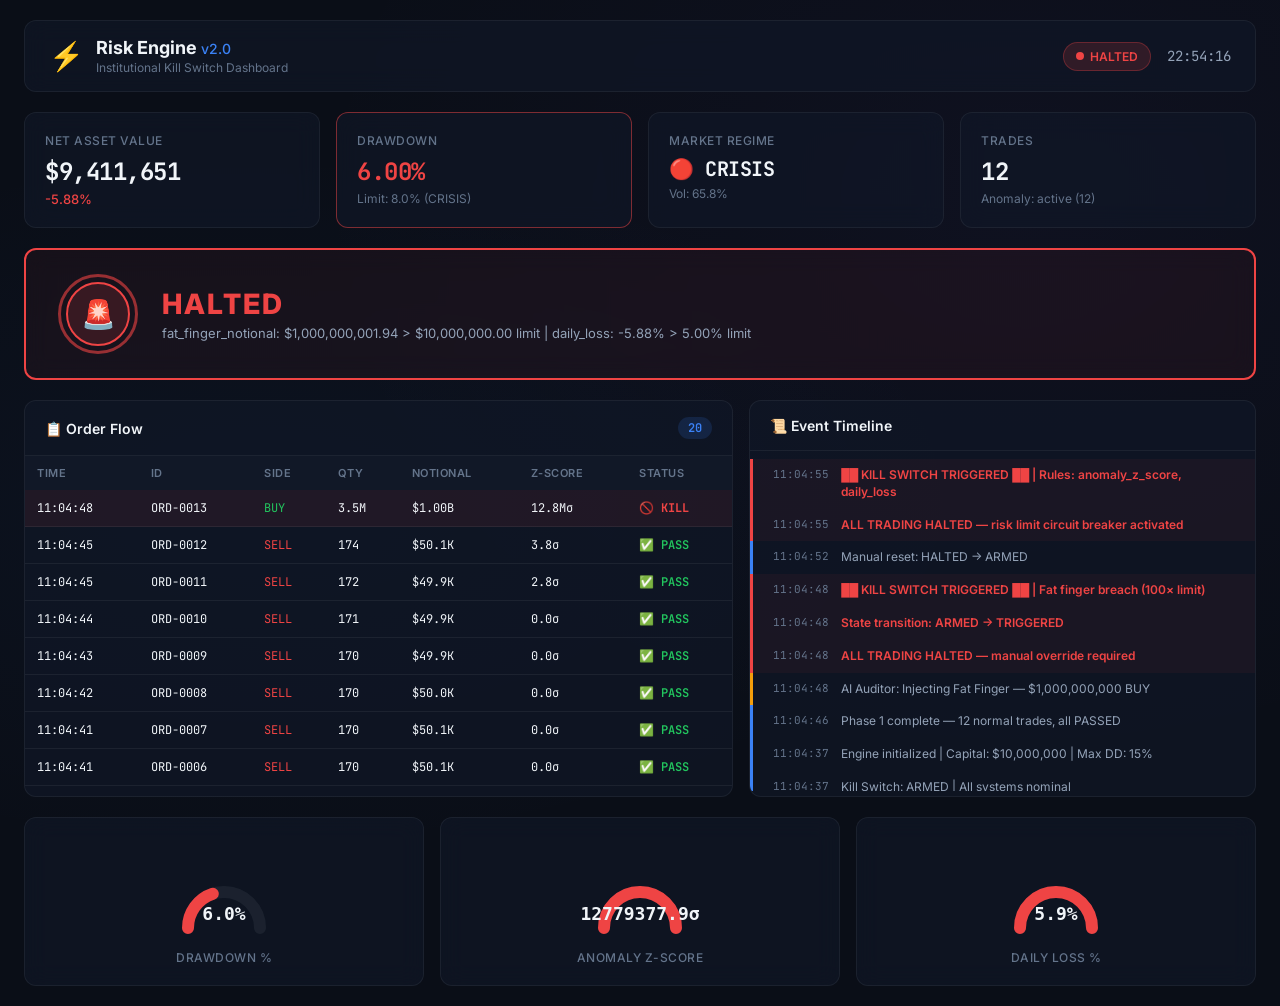
<file: dashboard/demo_snapshot.html>
<!DOCTYPE html>
<html lang="en">
<head>
    <meta charset="UTF-8">
    <meta name="viewport" content="width=device-width, initial-scale=1.0">
    <title>Risk Engine v2.0 — Kill Switch TRIGGERED</title>
    <link rel="preconnect" href="https://fonts.googleapis.com">
    <link href="https://fonts.googleapis.com/css2?family=Inter:wght@300;400;500;600;700;800;900&family=JetBrains+Mono:wght@400;500;600&display=swap" rel="stylesheet">
    <style>
:root{--bg-primary:#0a0e17;--bg-secondary:#111827;--bg-card:rgba(17,24,39,.7);--bg-glass:rgba(255,255,255,.03);--border:rgba(255,255,255,.06);--border-hover:rgba(255,255,255,.12);--text-primary:#f1f5f9;--text-secondary:#94a3b8;--text-muted:#64748b;--accent-green:#22c55e;--accent-green-dim:rgba(34,197,94,.15);--accent-red:#ef4444;--accent-red-dim:rgba(239,68,68,.15);--accent-yellow:#f59e0b;--accent-yellow-dim:rgba(245,158,11,.15);--accent-blue:#3b82f6;--accent-blue-dim:rgba(59,130,246,.15);--accent-purple:#8b5cf6;--font-sans:'Inter',-apple-system,sans-serif;--font-mono:'JetBrains Mono','Fira Code',monospace;--radius:12px;--shadow:0 4px 24px rgba(0,0,0,.3);--transition:all .3s cubic-bezier(.4,0,.2,1)}
*{margin:0;padding:0;box-sizing:border-box}
body{font-family:var(--font-sans);background:var(--bg-primary);color:var(--text-primary);min-height:100vh;background-image:radial-gradient(ellipse at 20% 50%,rgba(59,130,246,.04)0%,transparent 50%),radial-gradient(ellipse at 80% 20%,rgba(139,92,246,.04)0%,transparent 50%)}
.d{max-width:1400px;margin:0 auto;padding:20px 24px}
.hdr{display:flex;align-items:center;justify-content:space-between;padding:16px 24px;background:var(--bg-card);border:1px solid var(--border);border-radius:var(--radius);backdrop-filter:blur(12px);margin-bottom:20px}
.hdr-l{display:flex;align-items:center;gap:12px}
.hdr-r{display:flex;align-items:center;gap:16px}
.logo{display:flex;align-items:center;gap:12px}
.logo-i{font-size:28px}.logo h1{font-size:18px;font-weight:700}.logo .v{color:var(--accent-blue);font-weight:500;font-size:14px}.logo .sub{color:var(--text-muted);font-size:12px;margin-top:2px}
.chip{display:flex;align-items:center;gap:6px;padding:6px 12px;background:var(--accent-red-dim);border:1px solid rgba(239,68,68,.3);border-radius:20px;font-size:12px;font-weight:600;color:var(--accent-red)}
.dot{width:8px;height:8px;border-radius:50%;background:var(--accent-red);animation:pulse 1s infinite}
@keyframes pulse{0%,100%{opacity:1;transform:scale(1)}50%{opacity:.4;transform:scale(.8)}}
.clk{font-family:var(--font-mono);font-size:14px;color:var(--text-secondary)}
.mr{display:grid;grid-template-columns:repeat(4,1fr);gap:16px;margin-bottom:20px}
.mc{background:var(--bg-card);border:1px solid var(--border);border-radius:var(--radius);padding:20px;backdrop-filter:blur(12px)}
.mc-l{font-size:12px;font-weight:500;color:var(--text-muted);text-transform:uppercase;letter-spacing:.5px;margin-bottom:8px}
.mc-v{font-size:24px;font-weight:700;letter-spacing:-.5px;font-family:var(--font-mono)}
.mc-c{font-size:13px;font-weight:500;margin-top:4px}
.mc-s{font-size:12px;color:var(--text-muted);margin-top:4px}
.neg{color:var(--accent-red)}.pos{color:var(--accent-green)}
.ks{margin-bottom:20px}
.ks-c{display:flex;align-items:center;gap:24px;padding:24px 32px;background:rgba(239,68,68,.05);border:2px solid var(--accent-red);border-radius:var(--radius);backdrop-filter:blur(12px);animation:shake .6s ease-in-out}
@keyframes shake{0%,100%{transform:translateX(0)}10%,30%,50%,70%,90%{transform:translateX(-4px)}20%,40%,60%,80%{transform:translateX(4px)}}
.ks-ind{position:relative;width:80px;height:80px;flex-shrink:0}
.ks-ring{position:absolute;inset:0;border-radius:50%;border:3px solid var(--accent-red);opacity:.6;animation:ringA .8s infinite}
@keyframes ringA{0%,100%{transform:scale(1);opacity:.6}50%{transform:scale(1.3);opacity:.15}}
.ks-core{position:absolute;inset:8px;border-radius:50%;background:var(--accent-red-dim);display:flex;align-items:center;justify-content:center;border:2px solid var(--accent-red)}
.ks-core span{font-size:28px}
.ks-st{font-size:28px;font-weight:800;letter-spacing:2px;color:var(--accent-red)}
.ks-dt{font-size:13px;color:var(--text-secondary);margin-top:4px}
.cg{display:grid;grid-template-columns:1.4fr 1fr;gap:16px;margin-bottom:20px}
.pnl{background:var(--bg-card);border:1px solid var(--border);border-radius:var(--radius);overflow:hidden}
.ph{display:flex;align-items:center;justify-content:space-between;padding:16px 20px;border-bottom:1px solid var(--border)}.ph h2{font-size:14px;font-weight:600}
.bdg{background:var(--accent-blue-dim);color:var(--accent-blue);font-size:12px;font-weight:600;padding:3px 10px;border-radius:12px;font-family:var(--font-mono)}
.tw{max-height:340px;overflow-y:auto}
table{width:100%;border-collapse:collapse;font-size:12px}
thead{position:sticky;top:0;z-index:1}
th{background:var(--bg-secondary);padding:10px 12px;text-align:left;font-weight:600;color:var(--text-muted);text-transform:uppercase;letter-spacing:.5px;font-size:11px}
td{padding:10px 12px;border-bottom:1px solid var(--border);font-family:var(--font-mono);font-size:12px}
.r-pass td:last-child{color:var(--accent-green);font-weight:600}
.r-rej td:last-child{color:var(--accent-red);font-weight:600}
.r-kill td{background:rgba(239,68,68,.08)}.r-kill td:last-child{color:var(--accent-red);font-weight:700}
.r-ff{animation:flashR 1s ease-in-out 3}
@keyframes flashR{0%,100%{background:transparent}50%{background:rgba(239,68,68,.15)}}
.s-buy{color:var(--accent-green)}.s-sell{color:var(--accent-red)}
.el{max-height:340px;overflow-y:auto;padding:8px 0}
.ei{display:flex;gap:12px;padding:8px 20px;font-size:12px;border-left:3px solid transparent}
.ei:hover{background:var(--bg-glass)}
.e-info{border-left-color:var(--accent-blue)}.e-warn{border-left-color:var(--accent-yellow)}
.e-crit{border-left-color:var(--accent-red)}.e-fatal{border-left-color:var(--accent-red);background:rgba(239,68,68,.05)}
.e-t{font-family:var(--font-mono);color:var(--text-muted);white-space:nowrap;flex-shrink:0;font-size:11px}
.e-m{color:var(--text-secondary);line-height:1.4}.e-fatal .e-m{color:var(--accent-red);font-weight:600}
.gr{display:grid;grid-template-columns:repeat(3,1fr);gap:16px}
.gc{background:var(--bg-card);border:1px solid var(--border);border-radius:var(--radius);padding:20px;text-align:center;backdrop-filter:blur(12px)}
.gl{font-size:12px;font-weight:500;color:var(--text-muted);margin-top:8px;text-transform:uppercase;letter-spacing:.5px}
.dd-warn{border-color:rgba(239,68,68,.5)}
@media(max-width:1024px){.mr{grid-template-columns:repeat(2,1fr)}.cg{grid-template-columns:1fr}.gr{grid-template-columns:repeat(2,1fr)}}
    </style>
</head>
<body>
<div class="d">
    <header class="hdr">
        <div class="hdr-l"><div class="logo"><span class="logo-i">⚡</span><div><h1>Risk Engine <span class="v">v2.0</span></h1><p class="sub">Institutional Kill Switch Dashboard</p></div></div></div>
        <div class="hdr-r"><div class="chip"><span class="dot"></span><span>HALTED</span></div><div class="clk" id="clk">11:04:55</div></div>
    </header>

    <section class="mr">
        <div class="mc"><div class="mc-l">Net Asset Value</div><div class="mc-v">$9,411,651</div><div class="mc-c neg">-5.88%</div></div>
        <div class="mc dd-warn"><div class="mc-l">Drawdown</div><div class="mc-v neg">6.00%</div><div class="mc-s">Limit: 8.0% (CRISIS)</div></div>
        <div class="mc"><div class="mc-l">Market Regime</div><div class="mc-v" style="font-size:20px">🔴 CRISIS</div><div class="mc-s">Vol: 65.8%</div></div>
        <div class="mc"><div class="mc-l">Trades</div><div class="mc-v">12</div><div class="mc-s">Anomaly: active (12)</div></div>
    </section>

    <section class="ks">
        <div class="ks-c">
            <div class="ks-ind"><div class="ks-ring"></div><div class="ks-core"><span>🚨</span></div></div>
            <div><div class="ks-st">HALTED</div><div class="ks-dt">fat_finger_notional: $1,000,000,001.94 > $10,000,000.00 limit | daily_loss: -5.88% > 5.00% limit</div></div>
        </div>
    </section>

    <section class="cg">
        <div class="pnl">
            <div class="ph"><h2>📋 Order Flow</h2><span class="bdg">20</span></div>
            <div class="tw">
                <table><thead><tr><th>Time</th><th>ID</th><th>Side</th><th>Qty</th><th>Notional</th><th>Z-Score</th><th>Status</th></tr></thead>
                <tbody>
                    <tr class="r-kill r-ff"><td>11:04:48</td><td>ORD-0013</td><td class="s-buy">BUY</td><td>3.5M</td><td>$1.00B</td><td>12.8Mσ</td><td>🚫 KILL</td></tr>
                    <tr class="r-pass"><td>11:04:45</td><td>ORD-0012</td><td class="s-sell">SELL</td><td>174</td><td>$50.1K</td><td>3.8σ</td><td>✅ PASS</td></tr>
                    <tr class="r-pass"><td>11:04:45</td><td>ORD-0011</td><td class="s-sell">SELL</td><td>172</td><td>$49.9K</td><td>2.8σ</td><td>✅ PASS</td></tr>
                    <tr class="r-pass"><td>11:04:44</td><td>ORD-0010</td><td class="s-sell">SELL</td><td>171</td><td>$49.9K</td><td>0.0σ</td><td>✅ PASS</td></tr>
                    <tr class="r-pass"><td>11:04:43</td><td>ORD-0009</td><td class="s-sell">SELL</td><td>170</td><td>$49.9K</td><td>0.0σ</td><td>✅ PASS</td></tr>
                    <tr class="r-pass"><td>11:04:42</td><td>ORD-0008</td><td class="s-sell">SELL</td><td>170</td><td>$50.0K</td><td>0.0σ</td><td>✅ PASS</td></tr>
                    <tr class="r-pass"><td>11:04:41</td><td>ORD-0007</td><td class="s-sell">SELL</td><td>170</td><td>$50.1K</td><td>0.0σ</td><td>✅ PASS</td></tr>
                    <tr class="r-pass"><td>11:04:41</td><td>ORD-0006</td><td class="s-sell">SELL</td><td>170</td><td>$50.1K</td><td>0.0σ</td><td>✅ PASS</td></tr>
                    <tr class="r-pass"><td>11:04:40</td><td>ORD-0005</td><td class="s-sell">SELL</td><td>169</td><td>$49.9K</td><td>0.0σ</td><td>✅ PASS</td></tr>
                    <tr class="r-pass"><td>11:04:39</td><td>ORD-0004</td><td class="s-sell">SELL</td><td>169</td><td>$50.0K</td><td>0.0σ</td><td>✅ PASS</td></tr>
                    <tr class="r-pass"><td>11:04:38</td><td>ORD-0003</td><td class="s-sell">SELL</td><td>169</td><td>$50.0K</td><td>0.0σ</td><td>✅ PASS</td></tr>
                    <tr class="r-pass"><td>11:04:37</td><td>ORD-0002</td><td class="s-sell">SELL</td><td>168</td><td>$50.0K</td><td>0.0σ</td><td>✅ PASS</td></tr>
                    <tr class="r-pass"><td>11:04:37</td><td>ORD-0001</td><td class="s-sell">SELL</td><td>168</td><td>$50.0K</td><td>0.0σ</td><td>✅ PASS</td></tr>
                </tbody></table>
            </div>
        </div>

        <div class="pnl">
            <div class="ph"><h2>📜 Event Timeline</h2></div>
            <div class="el">
                <div class="ei e-fatal"><span class="e-t">11:04:55</span><span class="e-m">██ KILL SWITCH TRIGGERED ██ | Rules: anomaly_z_score, daily_loss</span></div>
                <div class="ei e-fatal"><span class="e-t">11:04:55</span><span class="e-m">ALL TRADING HALTED — risk limit circuit breaker activated</span></div>
                <div class="ei e-info"><span class="e-t">11:04:52</span><span class="e-m">Manual reset: HALTED → ARMED</span></div>
                <div class="ei e-fatal"><span class="e-t">11:04:48</span><span class="e-m">██ KILL SWITCH TRIGGERED ██ | Fat finger breach (100× limit)</span></div>
                <div class="ei e-fatal"><span class="e-t">11:04:48</span><span class="e-m">State transition: ARMED → TRIGGERED</span></div>
                <div class="ei e-fatal"><span class="e-t">11:04:48</span><span class="e-m">ALL TRADING HALTED — manual override required</span></div>
                <div class="ei e-warn"><span class="e-t">11:04:48</span><span class="e-m">AI Auditor: Injecting Fat Finger — $1,000,000,000 BUY</span></div>
                <div class="ei e-info"><span class="e-t">11:04:46</span><span class="e-m">Phase 1 complete — 12 normal trades, all PASSED</span></div>
                <div class="ei e-info"><span class="e-t">11:04:37</span><span class="e-m">Engine initialized | Capital: $10,000,000 | Max DD: 15%</span></div>
                <div class="ei e-info"><span class="e-t">11:04:37</span><span class="e-m">Kill Switch: ARMED | All systems nominal</span></div>
            </div>
        </div>
    </section>

    <section class="gr">
        <div class="gc"><canvas id="g1" width="160" height="100"></canvas><div class="gl">Drawdown %</div></div>
        <div class="gc"><canvas id="g2" width="160" height="100"></canvas><div class="gl">Anomaly Z-Score</div></div>
        <div class="gc"><canvas id="g3" width="160" height="100"></canvas><div class="gl">Daily Loss %</div></div>
    </section>
</div>
<script>
function drawGauge(id,v,mx,c,u='%'){const cv=document.getElementById(id);if(!cv)return;const x=cv.getContext('2d'),w=cv.width,h=cv.height,cx=w/2,cy=h-10,r=(Math.min(w,h)-20)*.45;
x.clearRect(0,0,w,h);x.beginPath();x.arc(cx,cy,r,Math.PI,0,false);x.lineWidth=12;x.strokeStyle='rgba(255,255,255,.06)';x.lineCap='round';x.stroke();
const p=Math.min(v/mx,1),ea=Math.PI+(Math.PI*p);x.beginPath();x.arc(cx,cy,r,Math.PI,ea,false);x.lineWidth=12;x.strokeStyle=c;x.lineCap='round';x.stroke();
x.fillStyle='#f1f5f9';x.font='600 18px "JetBrains Mono",monospace';x.textAlign='center';x.textBaseline='bottom';x.fillText(v.toFixed(1)+u,cx,cy-4)}
drawGauge('g1',6.0,15,'#ef4444');drawGauge('g2',12779377.9,12779378,'#ef4444','σ');drawGauge('g3',5.88,5,'#ef4444');
function uc(){document.getElementById('clk').textContent=new Date().toLocaleTimeString('en-US',{hour12:false})}setInterval(uc,1000);uc();
</script>
</body>
</html>
</file>
